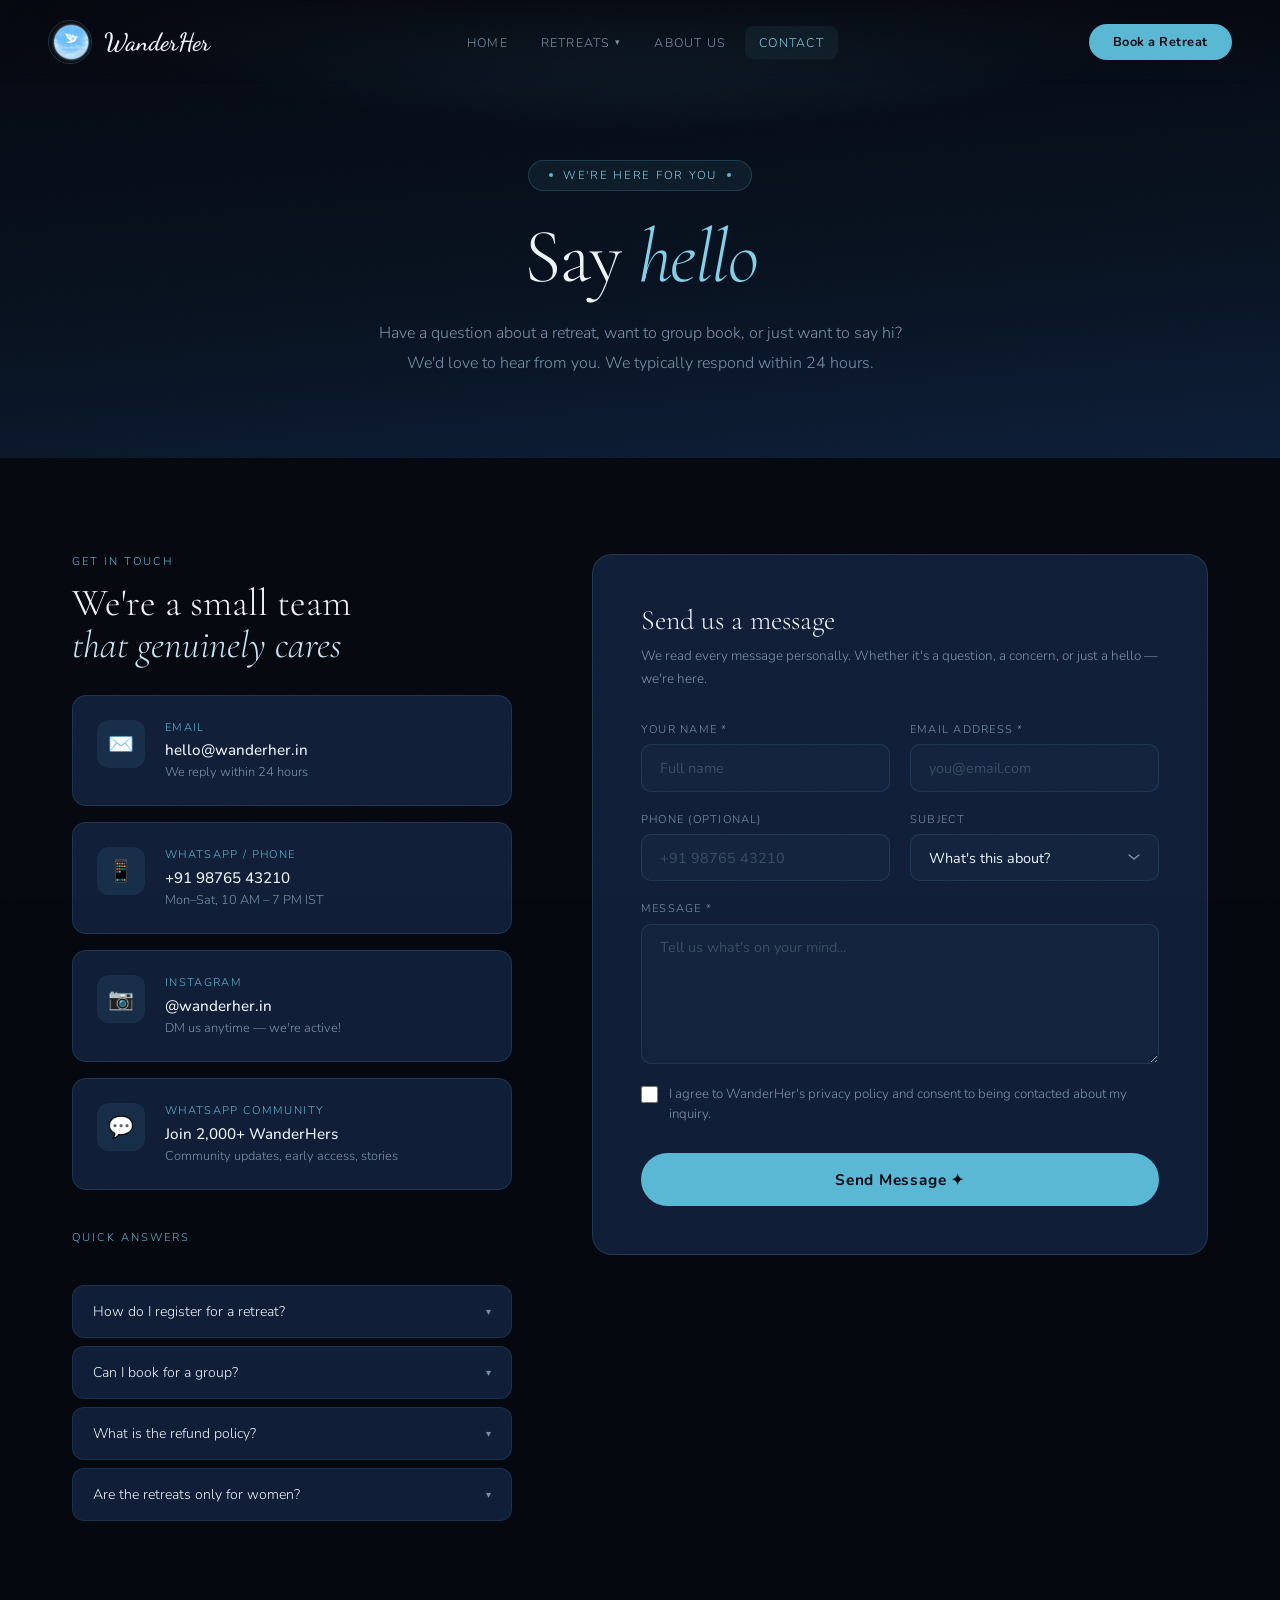
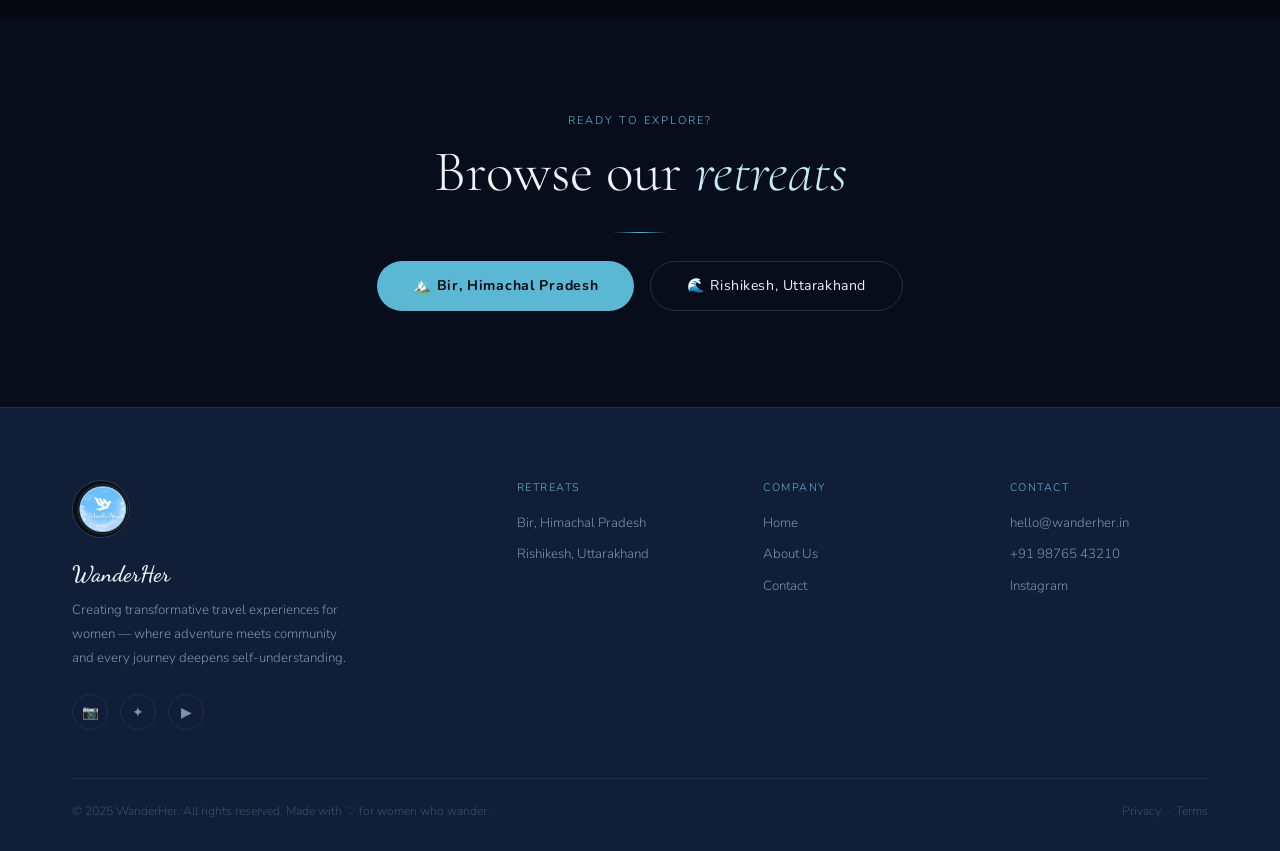
<file: contact.html>
<!DOCTYPE html>
<html lang="en">
<head>
<meta charset="UTF-8">
<meta name="viewport" content="width=device-width, initial-scale=1.0">
<title>Contact Us — WanderHer</title>
<link rel="preconnect" href="https://fonts.googleapis.com">
<link rel="preconnect" href="https://fonts.gstatic.com" crossorigin>
<link href="https://fonts.googleapis.com/css2?family=Cormorant+Garamond:ital,wght@0,300;0,400;0,500;1,300;1,400;1,600&family=Dancing+Script:wght@600;700&family=Nunito:ital,wght@0,300;0,400;0,500;0,600;1,300&display=swap" rel="stylesheet">
<link rel="stylesheet" href="shared.css">
<style>
.contact-grid { display: grid; grid-template-columns: 1fr 1.4fr; gap: 5rem; align-items: start; }

.info-cards { display: flex; flex-direction: column; gap: 1rem; }
.info-card { display: flex; gap: 1.25rem; align-items: flex-start; padding: 1.5rem; background: var(--surface); border: 1px solid rgba(90,184,212,0.15); border-radius: 14px; text-decoration: none; transition: all 0.3s; }
.info-card:hover { border-color: rgba(90,184,212,0.3); background: rgba(17,30,56,0.9); transform: translateY(-2px); }
.info-icon { width: 48px; height: 48px; background: rgba(90,184,212,0.1); border-radius: 12px; display: flex; align-items: center; justify-content: center; font-size: 1.3rem; flex-shrink: 0; }
.info-label { font-size: 0.7rem; letter-spacing: 0.12em; text-transform: uppercase; color: var(--sky); margin-bottom: 0.35rem; }
.info-value { font-size: 0.95rem; font-weight: 500; color: var(--snow); margin-bottom: 0.2rem; }
.info-sub { font-size: 0.8rem; color: var(--muted); }

.faq-strip { display: flex; flex-direction: column; gap: 0.5rem; margin-top: 2.5rem; }
.faq-strip-item { background: var(--surface); border: 1px solid var(--border); border-radius: 12px; overflow: hidden; }
.faq-strip-q { display: flex; align-items: center; justify-content: space-between; padding: 1rem 1.25rem; cursor: pointer; transition: background 0.3s; font-size: 0.88rem; }
.faq-strip-q:hover { background: rgba(90,184,212,0.04); }
.faq-strip-chev { font-size: 0.6rem; color: var(--muted); transition: transform 0.3s; }
.faq-strip-item.open .faq-strip-chev { transform: rotate(180deg); color: var(--sky); }
.faq-strip-a { max-height: 0; overflow: hidden; transition: max-height 0.4s cubic-bezier(0.25,0.46,0.45,0.94); }
.faq-strip-item.open .faq-strip-a { max-height: 200px; }
.faq-strip-a-in { padding: 0 1.25rem 1rem; font-size: 0.83rem; color: var(--muted); line-height: 1.72; }

.fg { display: grid; grid-template-columns: 1fr 1fr; gap: 1.25rem; }
.fg-full { grid-column: 1 / -1; }

.success-screen { display: none; text-align: center; padding: 2.5rem 2rem; }
.check-circle { width: 72px; height: 72px; background: rgba(90,184,212,0.1); border: 2px solid var(--sky); border-radius: 50%; display: flex; align-items: center; justify-content: center; margin: 0 auto 1.25rem; font-size: 1.75rem; }

@media (max-width: 1024px) {
  .contact-grid { grid-template-columns: 1fr; gap: 3rem; }
}
@media (max-width: 768px) {
  .fg { grid-template-columns: 1fr; }
}
</style>
</head>
<body>

<!-- NAV -->
<nav class="nav" id="mainNav">
  <a href="index.html" class="nav-brand">
    <img src="assets/logo.jpeg" alt="WanderHer">
    <span class="nav-brand-name">WanderHer</span>
  </a>
  <ul class="nav-links">
    <li><a href="index.html">Home</a></li>
    <li class="has-dropdown">
      <a href="#">Retreats <span class="chev">▾</span></a>
      <ul class="dropdown">
        <li><a href="bir-retreat.html">🏔️ Bir, Himachal Pradesh</a></li>
        <li><a href="rishikesh-retreat.html">🌊 Rishikesh, Uttarakhand</a></li>
      </ul>
    </li>
    <li><a href="about.html">About Us</a></li>
    <li><a href="contact.html" class="active">Contact</a></li>
    <li class="nav-mobile-cta"><a href="bir-retreat.html#register">Book a Retreat ✦</a></li>
  </ul>
  <a href="bir-retreat.html#register" class="nav-cta">Book a Retreat</a>
  <button class="nav-mobile-btn" aria-label="Toggle menu">
    <span></span><span></span><span></span>
  </button>
</nav>

<!-- PAGE HERO -->
<section class="page-hero">
  <div class="page-hero-bg"></div>
  <div class="page-hero-stars"></div>
  <div class="page-hero-eyebrow">We're here for you</div>
  <h1 class="page-hero-title" style="position:relative">Say <em>hello</em></h1>
  <p class="page-hero-sub" style="position:relative">Have a question about a retreat, want to group book, or just want to say hi? We'd love to hear from you. We typically respond within 24 hours.</p>
</section>

<!-- CONTACT SECTION -->
<section class="section">
  <div class="container">
    <div class="contact-grid">

      <!-- LEFT: Info + FAQ -->
      <div class="fade-up">
        <p class="sec-lbl">Get in Touch</p>
        <h2 class="sec-title" style="margin-bottom:1.75rem;font-size:clamp(1.8rem,3vw,2.8rem)">We're a small team<br><em>that genuinely cares</em></h2>
        <div class="info-cards">
          <a href="mailto:hello@wanderher.in" class="info-card">
            <div class="info-icon">✉️</div>
            <div><div class="info-label">Email</div><div class="info-value">hello@wanderher.in</div><div class="info-sub">We reply within 24 hours</div></div>
          </a>
          <a href="#" class="info-card">
            <div class="info-icon">📱</div>
            <div><div class="info-label">WhatsApp / Phone</div><div class="info-value">+91 98765 43210</div><div class="info-sub">Mon–Sat, 10 AM – 7 PM IST</div></div>
          </a>
          <a href="#" class="info-card">
            <div class="info-icon">📷</div>
            <div><div class="info-label">Instagram</div><div class="info-value">@wanderher.in</div><div class="info-sub">DM us anytime — we're active!</div></div>
          </a>
          <a href="#" class="info-card">
            <div class="info-icon">💬</div>
            <div><div class="info-label">WhatsApp Community</div><div class="info-value">Join 2,000+ WanderHers</div><div class="info-sub">Community updates, early access, stories</div></div>
          </a>
        </div>

        <div style="margin-top:2.5rem">
          <p class="sec-lbl">Quick Answers</p>
          <div class="faq-strip">
            <div class="faq-strip-item"><div class="faq-strip-q" onclick="toggleFaq(this)"><span>How do I register for a retreat?</span><span class="faq-strip-chev">▾</span></div><div class="faq-strip-a"><div class="faq-strip-a-in">Visit the retreat page (Bir or Rishikesh), fill in the interest form, and we'll confirm your spot within 24 hours. You can then complete your booking with payment.</div></div></div>
            <div class="faq-strip-item"><div class="faq-strip-q" onclick="toggleFaq(this)"><span>Can I book for a group?</span><span class="faq-strip-chev">▾</span></div><div class="faq-strip-a"><div class="faq-strip-a-in">Yes! For groups of 3+, email us at hello@wanderher.in with your group size and preferred retreat dates and we'll create a custom package for you.</div></div></div>
            <div class="faq-strip-item"><div class="faq-strip-q" onclick="toggleFaq(this)"><span>What is the refund policy?</span><span class="faq-strip-chev">▾</span></div><div class="faq-strip-a"><div class="faq-strip-a-in">45+ days before: 100% refund. 30–45 days: 50% refund. Within 30 days: non-refundable but transferable. We strongly recommend travel insurance.</div></div></div>
            <div class="faq-strip-item"><div class="faq-strip-q" onclick="toggleFaq(this)"><span>Are the retreats only for women?</span><span class="faq-strip-chev">▾</span></div><div class="faq-strip-a"><div class="faq-strip-a-in">Yes, 100%. WanderHer retreats are exclusively for women and non-binary individuals. This is core to creating the kind of safe, open community that defines our retreats.</div></div></div>
          </div>
        </div>
      </div>

      <!-- RIGHT: Contact Form -->
      <div class="fade-up" style="animation-delay:0.1s">
        <div class="form-card" id="contactCard">
          <form id="contactForm" onsubmit="handleContact(event)">
            <input type="hidden" name="access_key" value="1c8f5779-e84c-4067-96d3-ce069ca9f1f1">
            <input type="hidden" name="subject" value="New Message — WanderHer Contact Form">
            <input type="hidden" name="from_name" value="WanderHer Website">
            <h3 style="font-family:'Cormorant Garamond',serif;font-size:1.75rem;font-weight:300;margin-bottom:0.5rem">Send us a message</h3>
            <p style="font-size:0.84rem;color:var(--muted);margin-bottom:2rem;line-height:1.65">We read every message personally. Whether it's a question, a concern, or just a hello — we're here.</p>
            <div class="fg">
              <div class="fgroup"><label class="flabel">Your Name *</label><input type="text" name="Full Name" class="finput" placeholder="Full name" required></div>
              <div class="fgroup"><label class="flabel">Email Address *</label><input type="email" name="Email" class="finput" placeholder="you@email.com" required></div>
              <div class="fgroup"><label class="flabel">Phone (optional)</label><input type="tel" name="Phone" class="finput" placeholder="+91 98765 43210"></div>
              <div class="fgroup"><label class="flabel">Subject</label>
                <select name="Inquiry Type" class="finput fselect">
                  <option value="" disabled selected>What's this about?</option>
                  <option>Bir Retreat — General Inquiry</option>
                  <option>Bir Retreat — Booking Help</option>
                  <option>Rishikesh Retreat — General Inquiry</option>
                  <option>Rishikesh Retreat — Booking Help</option>
                  <option>Group Booking Request</option>
                  <option>Cancellation / Refund</option>
                  <option>Partnership / Collaboration</option>
                  <option>Something else</option>
                </select>
              </div>
              <div class="fgroup fg-full"><label class="flabel">Message *</label><textarea name="Message" class="finput ftextarea" style="min-height:140px" placeholder="Tell us what's on your mind..." required></textarea></div>
              <div class="fgroup fg-full"><label class="fcheck"><input type="checkbox" name="Privacy Agreed" value="Yes" required><span class="fcheck-lbl">I agree to WanderHer's privacy policy and consent to being contacted about my inquiry.</span></label></div>
            </div>
            <div style="margin-top:1.75rem">
              <button type="submit" class="btn-sky" style="font-size:0.96rem;padding:1rem 2.5rem;width:100%;justify-content:center;border:none">Send Message ✦</button>
            </div>
          </form>
          <div class="success-screen" id="contactSuccess">
            <div class="check-circle">✓</div>
            <h3 style="font-family:'Cormorant Garamond',serif;font-size:2rem;font-weight:300;margin-bottom:0.75rem">Message received! 🎉</h3>
            <p style="color:var(--muted);font-size:0.9rem;line-height:1.75;margin-bottom:1.5rem">We'll get back to you within 24 hours. In the meantime, browse our retreats below.</p>
            <div style="display:flex;gap:1rem;justify-content:center;flex-wrap:wrap">
              <a href="bir-retreat.html" class="btn-sky btn-sm">🏔️ Bir Retreat</a>
              <a href="rishikesh-retreat.html" class="btn-ghost btn-sm">🌊 Rishikesh</a>
            </div>
          </div>
        </div>
      </div>
    </div>
  </div>
</section>

<!-- RETREATS CTA -->
<section class="section section-alt">
  <div class="container">
    <div class="text-center fade-up">
      <p class="sec-lbl">Ready to Explore?</p>
      <h2 class="sec-title" style="margin-bottom:1rem">Browse our <em>retreats</em></h2>
      <div class="divider"></div>
      <div style="display:flex;gap:1rem;justify-content:center;flex-wrap:wrap;margin-top:1.5rem">
        <a href="bir-retreat.html" class="btn-sky">🏔️ Bir, Himachal Pradesh</a>
        <a href="rishikesh-retreat.html" class="btn-ghost">🌊 Rishikesh, Uttarakhand</a>
      </div>
    </div>
  </div>
</section>

<!-- FOOTER -->
<footer>
  <div class="container">
    <div class="footer-g">
      <div class="footer-logo">
        <img src="assets/logo.jpeg" alt="WanderHer">
        <div class="footer-brand-name">WanderHer</div>
        <p class="footer-desc">Creating transformative travel experiences for women — where adventure meets community and every journey deepens self-understanding.</p>
        <div class="socials" style="margin-top:1.5rem"><a href="#" class="social-btn">📷</a><a href="#" class="social-btn">✦</a><a href="#" class="social-btn">▶</a></div>
      </div>
      <div><div class="footer-heading">Retreats</div><ul class="footer-links"><li><a href="bir-retreat.html">Bir, Himachal Pradesh</a></li><li><a href="rishikesh-retreat.html">Rishikesh, Uttarakhand</a></li></ul></div>
      <div><div class="footer-heading">Company</div><ul class="footer-links"><li><a href="index.html">Home</a></li><li><a href="about.html">About Us</a></li><li><a href="contact.html">Contact</a></li></ul></div>
      <div><div class="footer-heading">Contact</div><ul class="footer-links"><li><a href="mailto:hello@wanderher.in">hello@wanderher.in</a></li><li><a href="#">+91 98765 43210</a></li><li><a href="#">Instagram</a></li></ul></div>
    </div>
    <div class="footer-bottom">
      <p>© 2025 WanderHer. All rights reserved. Made with ♡ for women who wander.</p>
      <p><a href="#">Privacy</a> &nbsp;·&nbsp; <a href="#">Terms</a></p>
    </div>
  </div>
</footer>
<div class="toast" id="toast"></div>
<script src="shared.js"></script>
<script>
const obs = new IntersectionObserver(e => e.forEach(x => { if (x.isIntersecting) x.target.classList.add('in'); }), { threshold: 0.07 });
document.querySelectorAll('.fade-up').forEach(el => obs.observe(el));
setTimeout(() => { document.querySelectorAll('.fade-up').forEach(el => el.classList.add('in')); }, 250);
// Sticky nav handled by shared.js
function toggleFaq(btn) { const item = btn.closest('.faq-strip-item'); const w = item.classList.contains('open'); document.querySelectorAll('.faq-strip-item').forEach(d => d.classList.remove('open')); if (!w) item.classList.add('open'); }
async function handleContact(e) {
  e.preventDefault();
  const form = e.target;
  const btn = form.querySelector('button[type="submit"]');
  const orig = btn.textContent;
  btn.textContent = 'Sending…'; btn.disabled = true;
  try {
    const res = await fetch('https://api.web3forms.com/submit', { method: 'POST', body: new FormData(form) });
    const data = await res.json();
    if (data.success) {
      document.getElementById('contactForm').style.display = 'none';
      document.getElementById('contactSuccess').style.display = 'block';
      const t = document.getElementById('toast');
      t.textContent = '✓ Message sent! We\'ll be in touch within 24 hours.';
      t.classList.add('show');
      setTimeout(() => t.classList.remove('show'), 4000);
    } else {
      const t = document.getElementById('toast');
      t.textContent = '❌ Something went wrong. Please try again.';
      t.classList.add('show');
      setTimeout(() => t.classList.remove('show'), 4000);
      btn.textContent = orig; btn.disabled = false;
    }
  } catch {
    const t = document.getElementById('toast');
    t.textContent = '❌ Network error. Please try again.';
    t.classList.add('show');
    setTimeout(() => t.classList.remove('show'), 4000);
    btn.textContent = orig; btn.disabled = false;
  }
}
</script>
</body>
</html>
</file>
<file: shared.css>
/* ── WanderHer Shared Styles ─────────────────────────────────────────── */
:root {
  --void:       #060810;
  --base:       #090e1a;
  --surface:    #111e38;
  --elevated:   #182745;
  --sky:        #5ab8d4;
  --sky-light:  #84d0e8;
  --sky-pale:   #c4e8f5;
  --gold:       #f3a336;
  --snow:       #eef4fa;
  --muted:      #7a92aa;
  --dim:        #3a4e62;
  --border:     rgba(90,184,212,0.13);
}

*, *::before, *::after { box-sizing: border-box; margin: 0; padding: 0; }
html { scroll-behavior: smooth; }

body {
  font-family: 'Nunito', sans-serif;
  font-weight: 300;
  background: var(--void);
  color: var(--snow);
  overflow-x: hidden;
  -webkit-font-smoothing: antialiased;
}

body::after {
  content: '';
  position: fixed; inset: 0;
  background-image: url("data:image/svg+xml,%3Csvg xmlns='http://www.w3.org/2000/svg' width='300' height='300'%3E%3Cfilter id='n'%3E%3CfeTurbulence type='fractalNoise' baseFrequency='0.75' numOctaves='4' stitchTiles='stitch'/%3E%3C/filter%3E%3Crect width='300' height='300' filter='url(%23n)'/%3E%3C/svg%3E");
  opacity: 0.02; pointer-events: none; z-index: 9999;
}

/* ── NAV ─────────────────────────────────────────────────────────────── */
.nav {
  position: fixed; top: 0; left: 0; right: 0; z-index: 100;
  display: flex; align-items: center; justify-content: space-between;
  padding: 1.25rem 3rem;
  background: linear-gradient(to bottom, rgba(6,8,16,0.93) 0%, transparent 100%);
  backdrop-filter: blur(8px); -webkit-backdrop-filter: blur(8px);
  transition: background 0.4s, padding 0.3s;
}
.nav.solid { background: rgba(6,8,16,0.97); box-shadow: 0 1px 0 var(--border); }

.nav-brand { display: flex; align-items: center; gap: 0.75rem; text-decoration: none; }
.nav-brand img { width: 44px; height: 44px; border-radius: 50%; border: 1px solid rgba(90,184,212,0.28); }
.nav-brand-name { font-family: 'Dancing Script', cursive; font-size: 1.55rem; font-weight: 600; color: var(--snow); }

.nav-links { display: flex; gap: 0.25rem; list-style: none; align-items: center; }
.nav-links > li { position: relative; }
.nav-links > li > a {
  color: var(--muted); font-size: 0.78rem; letter-spacing: 0.1em;
  text-transform: uppercase; text-decoration: none;
  padding: 0.5rem 0.9rem; border-radius: 8px;
  transition: color 0.25s, background 0.25s;
  display: flex; align-items: center; gap: 0.3rem;
}
.nav-links > li > a:hover,
.nav-links > li > a.active { color: var(--sky-light); background: rgba(90,184,212,0.07); }

/* Dropdown — controlled by JS (.open class), not CSS :hover */
.has-dropdown { cursor: pointer; }
.has-dropdown .chev { font-size: 0.55rem; transition: transform 0.25s; }
.has-dropdown.open .chev { transform: rotate(180deg); }

.dropdown {
  position: absolute; top: calc(100% + 0.75rem); left: 50%;
  transform: translateX(-50%) translateY(-6px);
  background: rgba(9,14,26,0.98); backdrop-filter: blur(20px);
  border: 1px solid rgba(90,184,212,0.18); border-radius: 14px;
  padding: 0.5rem; min-width: 256px; list-style: none;
  opacity: 0; visibility: hidden; pointer-events: none;
  transition: opacity 0.22s, visibility 0.22s, transform 0.22s;
}
.has-dropdown.open .dropdown {
  opacity: 1; visibility: visible; pointer-events: auto;
  transform: translateX(-50%) translateY(0);
}

.dropdown li a {
  display: flex; align-items: center; gap: 0.75rem;
  padding: 0.75rem 1rem; border-radius: 9px;
  color: var(--snow) !important; font-size: 0.88rem !important;
  letter-spacing: 0.01em !important; text-transform: none !important;
  text-decoration: none; transition: background 0.2s, color 0.2s;
}
.dropdown li a:hover { background: rgba(90,184,212,0.1); color: var(--sky-light) !important; }
.dropdown-sep { height: 1px; background: var(--border); margin: 0.35rem 0.5rem; }

.nav-cta {
  background: var(--sky); color: var(--void);
  padding: 0.55rem 1.5rem; border-radius: 100px;
  font-size: 0.8rem; font-weight: 700; letter-spacing: 0.04em;
  text-decoration: none; margin-left: 0.5rem;
  transition: background 0.28s, transform 0.22s, box-shadow 0.28s;
}
.nav-cta:hover { background: var(--sky-light); transform: translateY(-1px); box-shadow: 0 6px 20px rgba(90,184,212,0.45); }

/* Mobile nav toggle */
.nav-mobile-btn {
  display: none; flex-direction: column; gap: 5px; cursor: pointer;
  padding: 4px; border: none; background: none;
}
.nav-mobile-btn span { width: 22px; height: 2px; background: var(--snow); border-radius: 2px; transition: all 0.3s; }

/* ── PAGE HERO HEADER (inner pages) ─────────────────────────────────── */
.page-hero {
  min-height: 40vh; display: flex; align-items: center;
  justify-content: center; flex-direction: column; text-align: center;
  padding: 10rem 2rem 5rem; position: relative; overflow: hidden;
}
.page-hero-bg {
  position: absolute; inset: 0;
  background:
    radial-gradient(ellipse 70% 60% at 50% -10%, rgba(90,184,212,0.2) 0%, transparent 65%),
    linear-gradient(175deg, #050810 0%, #081220 60%, #0d1e38 100%);
}
.page-hero-stars {
  position: absolute; inset: 0; pointer-events: none;
  background-image:
    radial-gradient(1.5px 1.5px at 18% 20%, rgba(196,232,245,0.8) 0, transparent 0),
    radial-gradient(1px 1px at 42% 12%, rgba(196,232,245,0.6) 0, transparent 0),
    radial-gradient(2px 2px at 65% 8%, rgba(196,232,245,0.8) 0, transparent 0),
    radial-gradient(1px 1px at 82% 25%, rgba(196,232,245,0.5) 0, transparent 0),
    radial-gradient(1.5px 1.5px at 12% 35%, rgba(196,232,245,0.7) 0, transparent 0),
    radial-gradient(1px 1px at 55% 5%, rgba(196,232,245,0.9) 0, transparent 0),
    radial-gradient(1px 1px at 90% 15%, rgba(196,232,245,0.5) 0, transparent 0);
}
.page-hero-eyebrow {
  display: inline-flex; align-items: center; gap: 0.6rem;
  background: rgba(90,184,212,0.08); border: 1px solid rgba(90,184,212,0.22);
  padding: 0.4rem 1.3rem; border-radius: 100px;
  font-size: 0.72rem; letter-spacing: 0.15em; text-transform: uppercase;
  color: var(--sky-light); margin-bottom: 1.5rem; position: relative;
}
.page-hero-eyebrow::before, .page-hero-eyebrow::after {
  content: ''; width: 4px; height: 4px; background: var(--sky); border-radius: 50%; flex-shrink: 0;
}
.page-hero-title {
  font-family: 'Cormorant Garamond', serif;
  font-size: clamp(2.8rem, 6vw, 5.5rem);
  font-weight: 300; line-height: 1.1; letter-spacing: -0.02em;
  color: var(--snow); position: relative; margin-bottom: 1.25rem;
}
.page-hero-title em { font-style: italic; color: var(--sky-light); }
.page-hero-sub { max-width: 560px; color: var(--muted); font-size: 1rem; line-height: 1.85; position: relative; }

/* ── LAYOUT UTILITIES ────────────────────────────────────────────────── */
.section { padding: 6rem 0; }
.section-alt { background: rgba(13,22,40,0.45); }
.container { max-width: 1200px; margin: 0 auto; padding: 0 2rem; }
.container-sm { max-width: 800px; margin: 0 auto; padding: 0 2rem; }

.sec-lbl { font-size: 0.7rem; letter-spacing: 0.18em; text-transform: uppercase; color: var(--sky); margin-bottom: 0.8rem; }
.sec-title { font-family: 'Cormorant Garamond', serif; font-size: clamp(2.2rem, 4.5vw, 3.8rem); font-weight: 300; line-height: 1.1; color: var(--snow); }
.sec-title em { font-style: italic; color: var(--sky-pale); }
.divider { width: 56px; height: 1px; background: linear-gradient(90deg, transparent, var(--sky), transparent); margin: 1.75rem auto; }
.text-center { text-align: center; }

/* ── BUTTONS ─────────────────────────────────────────────────────────── */
.btn-sky {
  background: var(--sky); color: var(--void);
  padding: 0.9rem 2.25rem; border-radius: 100px;
  font-weight: 700; font-size: 0.88rem; letter-spacing: 0.05em;
  border: none; cursor: pointer; text-decoration: none;
  transition: all 0.3s cubic-bezier(0.34,1.56,0.64,1);
  display: inline-flex; align-items: center; gap: 0.5rem;
  font-family: 'Nunito', sans-serif;
}
.btn-sky:hover { background: var(--sky-light); transform: translateY(-2px); box-shadow: 0 10px 30px rgba(90,184,212,0.45); }

.btn-ghost {
  background: transparent; color: var(--snow);
  padding: 0.9rem 2.25rem; border-radius: 100px;
  font-weight: 400; font-size: 0.88rem; letter-spacing: 0.04em;
  border: 1px solid rgba(255,255,255,0.14); cursor: pointer;
  text-decoration: none; display: inline-flex; align-items: center; gap: 0.5rem;
  transition: all 0.3s; font-family: 'Nunito', sans-serif;
}
.btn-ghost:hover { border-color: rgba(90,184,212,0.45); color: var(--sky-light); }

.btn-sm { padding: 0.6rem 1.5rem; font-size: 0.82rem; }

/* ── FORM ELEMENTS ───────────────────────────────────────────────────── */
.fgroup { display: flex; flex-direction: column; gap: 0.45rem; }
.flabel { font-size: 0.7rem; letter-spacing: 0.11em; text-transform: uppercase; color: var(--muted); }
.finput, .fselect, .ftextarea {
  background: rgba(90,184,212,0.04); border: 1px solid rgba(90,184,212,0.14);
  border-radius: 10px; padding: 0.8rem 1.15rem;
  color: var(--snow); font-family: 'Nunito', sans-serif; font-size: 0.9rem;
  transition: all 0.3s; outline: none; width: 100%;
}
.finput::placeholder, .ftextarea::placeholder { color: var(--dim); }
.finput:focus, .fselect:focus, .ftextarea:focus {
  border-color: var(--sky); background: rgba(90,184,212,0.07);
  box-shadow: 0 0 0 3px rgba(90,184,212,0.1);
}
.fselect {
  appearance: none; cursor: pointer;
  background-image: url("data:image/svg+xml,%3Csvg xmlns='http://www.w3.org/2000/svg' width='12' height='7'%3E%3Cpath d='M1 1l5 4 5-4' stroke='%237a92aa' stroke-width='1.5' fill='none' stroke-linecap='round' stroke-linejoin='round'/%3E%3C/svg%3E");
  background-repeat: no-repeat; background-position: right 1.1rem center;
}
.fselect option { background: var(--surface); }
.ftextarea { resize: vertical; min-height: 96px; }
.fcheck { display: flex; gap: 0.7rem; align-items: flex-start; cursor: pointer; }
.fcheck input { width: 17px; height: 17px; accent-color: var(--sky); flex-shrink: 0; margin-top: 0.15rem; }
.fcheck-lbl { font-size: 0.83rem; color: var(--muted); line-height: 1.55; }
.form-card { background: var(--surface); border: 1px solid rgba(90,184,212,0.18); border-radius: 20px; padding: 3rem; }

/* ── CARDS ───────────────────────────────────────────────────────────── */
.card-base {
  background: var(--surface); border: 1px solid rgba(90,184,212,0.15);
  border-radius: 16px; overflow: hidden;
  transition: all 0.4s cubic-bezier(0.25,0.46,0.45,0.94);
}
.card-base:hover { border-color: rgba(90,184,212,0.32); transform: translateY(-4px); box-shadow: 0 20px 56px rgba(0,0,0,0.45); }

.card-img-wrap { position: relative; overflow: hidden; }
.card-img-wrap img { width: 100%; height: 100%; object-fit: cover; transition: transform 0.6s ease; display: block; }
.card-base:hover .card-img-wrap img { transform: scale(1.05); }
.card-img-wrap::after { content: ''; position: absolute; inset: 0; background: linear-gradient(to bottom, rgba(6,8,16,0.05) 0%, rgba(6,8,16,0.6) 100%); }

/* ── TESTIMONIAL ─────────────────────────────────────────────────────── */
.test-card { background: var(--surface); border: 1px solid rgba(90,184,212,0.16); border-radius: 16px; padding: 2rem; position: relative; }
.test-card::before { content: '\201C'; font-family: 'Cormorant Garamond', serif; font-size: 5.5rem; color: var(--sky); opacity: 0.18; position: absolute; top: -0.8rem; left: 1.5rem; line-height: 1; pointer-events: none; }
.test-stars { color: #f3a336; font-size: 0.82rem; margin-bottom: 0.7rem; letter-spacing: 2px; }
.test-text { font-size: 0.88rem; color: var(--muted); line-height: 1.82; margin-bottom: 1.4rem; position: relative; }
.test-ava { display: flex; gap: 0.75rem; align-items: center; }
.test-ava img { width: 40px; height: 40px; border-radius: 50%; object-fit: cover; }
.test-name { font-size: 0.86rem; font-weight: 500; }
.test-loc { font-size: 0.73rem; color: var(--muted); }

/* ── FOOTER ──────────────────────────────────────────────────────────── */
footer { background: var(--surface); border-top: 1px solid var(--border); padding: 4.5rem 0 2rem; }
.footer-g { display: grid; grid-template-columns: 2fr 1fr 1fr 1fr; gap: 3rem; margin-bottom: 3rem; }
.footer-logo img { width: 58px; height: 58px; border-radius: 50%; margin-bottom: 1rem; border: 1px solid rgba(90,184,212,0.22); }
.footer-brand-name { font-family: 'Dancing Script', cursive; font-size: 1.4rem; font-weight: 600; color: var(--snow); margin-bottom: 0.75rem; }
.footer-desc { font-size: 0.83rem; color: var(--muted); line-height: 1.8; max-width: 280px; }
.footer-heading { font-size: 0.68rem; letter-spacing: 0.14em; text-transform: uppercase; color: var(--sky); margin-bottom: 1rem; }
.footer-links { list-style: none; display: flex; flex-direction: column; gap: 0.6rem; }
.footer-links a { font-size: 0.83rem; color: var(--muted); text-decoration: none; transition: color 0.25s; }
.footer-links a:hover { color: var(--sky-light); }
.footer-bottom { border-top: 1px solid var(--border); padding-top: 1.5rem; display: flex; justify-content: space-between; align-items: center; flex-wrap: wrap; gap: 1rem; }
.footer-bottom p { font-size: 0.76rem; color: var(--dim); }
.footer-bottom a { color: var(--dim); text-decoration: none; transition: color 0.25s; }
.footer-bottom a:hover { color: var(--sky-light); }
.socials { display: flex; gap: 0.75rem; }
.social-btn { width: 36px; height: 36px; border-radius: 50%; border: 1px solid var(--border); display: flex; align-items: center; justify-content: center; color: var(--muted); font-size: 0.85rem; text-decoration: none; transition: all 0.28s; }
.social-btn:hover { border-color: var(--sky); color: var(--sky-light); background: rgba(90,184,212,0.1); }

/* ── ANIMATIONS ──────────────────────────────────────────────────────── */
@keyframes fadeUp { from { opacity: 0; transform: translateY(26px); } to { opacity: 1; transform: translateY(0); } }
@keyframes float { 0%,100% { transform: translateY(0); } 50% { transform: translateY(-10px); } }
@keyframes pulse { 0%,100% { opacity: 0.3; } 50% { opacity: 1; } }
@keyframes shimmer { 0% { background-position: -200% 0; } 100% { background-position: 200% 0; } }

.fade-up { opacity: 0; }
.fade-up.in { animation: fadeUp 0.7s cubic-bezier(0.25,0.46,0.45,0.94) both; }
.float-anim { animation: float 5s ease-in-out infinite; }

/* ── TOAST ───────────────────────────────────────────────────────────── */
.toast { position: fixed; bottom: 2rem; right: 2rem; z-index: 9998; background: var(--elevated); border: 1px solid rgba(90,184,212,0.22); border-radius: 12px; padding: 1rem 1.5rem; color: var(--snow); font-size: 0.88rem; max-width: 380px; transform: translateY(120px); opacity: 0; transition: all 0.4s cubic-bezier(0.34,1.56,0.64,1); font-family: 'Nunito', sans-serif; }
.toast.show { transform: translateY(0); opacity: 1; }

/* ── SCROLLBAR ───────────────────────────────────────────────────────── */
::-webkit-scrollbar { width: 3px; }
::-webkit-scrollbar-track { background: var(--void); }
::-webkit-scrollbar-thumb { background: var(--dim); border-radius: 3px; }

/* ── HAMBURGER ANIMATION ──────────────────────────────────────────────── */
.nav.mobile-open .nav-mobile-btn span:nth-child(1) {
  transform: rotate(45deg) translate(5px, 5px);
}
.nav.mobile-open .nav-mobile-btn span:nth-child(2) {
  opacity: 0; transform: scaleX(0);
}
.nav.mobile-open .nav-mobile-btn span:nth-child(3) {
  transform: rotate(-45deg) translate(5px, -5px);
}

/* ── MOBILE NAV CTA (hidden on desktop) ──────────────────────────────── */
.nav-mobile-cta { display: none; }

/* ── RESPONSIVE ──────────────────────────────────────────────────────── */
@media (max-width: 1024px) {
  .footer-g { grid-template-columns: 1fr 1fr; }
}

@media (max-width: 768px) {
  /* ── Closed state ── */
  .nav { padding: 1rem 1.5rem; flex-wrap: wrap; align-items: center; }
  .nav-links { display: none; }
  .nav-cta { display: none; }
  .nav-mobile-btn { display: flex; }

  /* ── Open state: expand the nav itself to full-screen overlay ── */
  .nav.mobile-open {
    inset: 0; height: 100%;
    flex-direction: column;
    align-items: flex-start;
    justify-content: flex-start;
    overflow-y: auto;
    padding: 1rem 1.5rem 3rem;
    /* keep the gradient background and blur from base .nav */
    background: rgba(6, 8, 16, 0.99);
  }

  /* First row of the open nav: logo + close button (natural flex flow) */
  .nav.mobile-open .nav-brand { align-self: flex-start; }
  .nav.mobile-open .nav-mobile-btn { align-self: flex-start; margin-left: auto; }

  /* Nav links list */
  .nav.mobile-open .nav-links {
    display: flex; flex-direction: column; gap: 0;
    width: 100%; margin-top: 1.5rem;
    align-items: stretch;
  }

  .nav.mobile-open .nav-links > li {
    border-bottom: 1px solid rgba(90,184,212,0.08);
  }
  .nav.mobile-open .nav-links > li:last-child { border-bottom: none; }

  .nav.mobile-open .nav-links > li > a {
    font-size: 1.05rem; letter-spacing: 0.08em;
    padding: 1rem 0.25rem; display: flex; align-items: center;
    border-radius: 0; background: none !important;
    color: var(--snow) !important;
  }
  .nav.mobile-open .nav-links > li > a:hover { color: var(--sky-light) !important; }

  /* ── Mobile dropdown: inline, no absolute positioning ── */
  .has-dropdown { position: static; }
  .dropdown {
    position: static !important; transform: none !important;
    left: auto !important; top: auto !important;
    min-width: auto; width: 100%;
    border: none; background: none; box-shadow: none; backdrop-filter: none;
    padding: 0; margin: 0;
    max-height: 0; overflow: hidden;
    opacity: 1 !important; visibility: visible !important; pointer-events: none;
    transition: max-height 0.32s cubic-bezier(0.25,0.46,0.45,0.94);
  }
  .has-dropdown.open .dropdown {
    max-height: 200px; pointer-events: auto;
    padding: 0.15rem 0 0.75rem 1rem;
    border-left: 2px solid rgba(90,184,212,0.3);
    margin: 0 0 0.25rem 0.25rem;
  }
  .dropdown li a {
    padding: 0.65rem 0.85rem !important;
    font-size: 0.9rem !important; letter-spacing: 0.02em !important;
    text-transform: none !important; border-radius: 8px;
    color: var(--muted) !important;
  }
  .dropdown li a:hover { color: var(--sky-light) !important; background: rgba(90,184,212,0.08) !important; }

  /* ── Mobile CTA inside menu ── */
  .nav-mobile-cta {
    display: block; width: 100%; padding: 1.75rem 0.25rem 0;
  }
  .nav-mobile-cta a {
    display: flex; align-items: center; justify-content: center;
    background: var(--sky); color: var(--void);
    padding: 0.9rem 2rem; border-radius: 100px;
    font-weight: 700; font-size: 0.9rem;
    text-decoration: none; letter-spacing: 0.04em;
    font-family: 'Nunito', sans-serif; transition: background 0.3s;
  }
  .nav-mobile-cta a:hover { background: var(--sky-light); }

  /* ── General layout ── */
  .footer-g { grid-template-columns: 1fr; gap: 2rem; }
  .section { padding: 4rem 0; }
  .form-card { padding: 2rem 1.5rem; }
}
</file>
